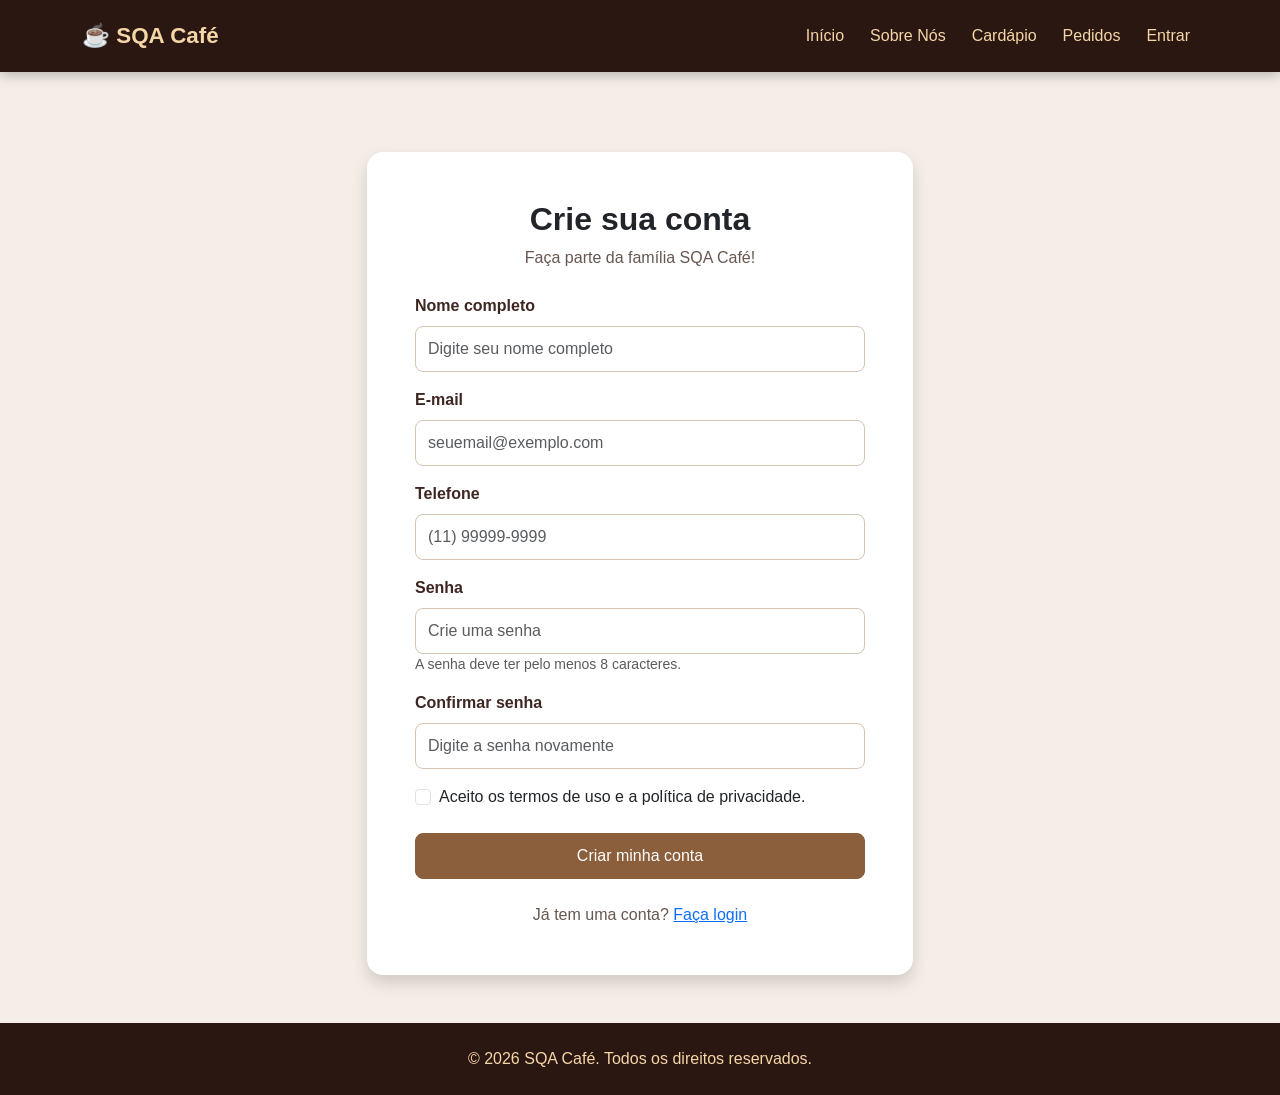
<file: src/main/resources/templates/criarconta.html>
```html
<!DOCTYPE html>
<html lang="pt-BR">

<head>
    <meta charset="UTF-8">
    <meta name="viewport" content="width=device-width, initial-scale=1.0">

    <title>SQA Café | Criar Conta</title>

    <link href="https://cdn.jsdelivr.net/npm/bootstrap@5.3.8/dist/css/bootstrap.min.css" rel="stylesheet">
    <link rel="stylesheet" href="../static/css/style.css">
</head>

<body>

    <nav class="navbar navbar-expand-lg navbar-dark fixed-top">
        <div class="container">
            <a class="navbar-brand" href="index.html">☕ SQA Café</a>

            <button class="navbar-toggler" type="button" data-bs-toggle="collapse" data-bs-target="#menuPrincipal"
                aria-controls="menuPrincipal" aria-expanded="false" aria-label="Abrir menu">
                <span class="navbar-toggler-icon"></span>
            </button>

            <div class="collapse navbar-collapse" id="menuPrincipal">
                <ul class="navbar-nav ms-auto">
                    <li class="nav-item">
                        <a class="nav-link" href="index.html">Início</a>
                    </li>
                    <li class="nav-item">
                        <a class="nav-link" href="sobre-nos.html">Sobre Nós</a>
                    </li>
                    <li class="nav-item">
                        <a class="nav-link" href="produtos.html">Cardápio</a>
                    </li>
                    <li class="nav-item">
                        <a class="nav-link" href="pedidos.html">Pedidos</a>
                    </li>
                    <li class="nav-item">
                        <a class="nav-link" href="login.html">Entrar</a>
                    </li>
                </ul>
            </div>
        </div>
    </nav>

    <main class="container py-5" style="margin-top: 80px;">

        <div class="row justify-content-center">
            <div class="col-12 col-md-8 col-lg-6">

                <div class="card shadow border-0 rounded-4">
                    <div class="card-body p-4 p-md-5">

                        <div class="text-center mb-4">
                            <h1 class="h2 fw-bold">Crie sua conta</h1>
                            <p>Faça parte da família SQA Café!</p>
                        </div>

                        <form id="formCriarConta">

                            <div class="mb-3">
                                <label for="nome" class="form-label">
                                    Nome completo
                                </label>
                                <input type="text" class="form-control" id="nome" name="nome"
                                    placeholder="Digite seu nome completo" autocomplete="name" required>
                            </div>

                            <div class="mb-3">
                                <label for="email" class="form-label">
                                    E-mail
                                </label>
                                <input type="email" class="form-control" id="email" name="email"
                                    placeholder="seuemail@exemplo.com" autocomplete="email" required>
                            </div>

                            <div class="mb-3">
                                <label for="telefone" class="form-label">
                                    Telefone
                                </label>
                                <input type="tel" class="form-control" id="telefone" name="telefone"
                                    placeholder="(11) 99999-9999" autocomplete="tel" required>
                            </div>

                            <div class="mb-3">
                                <label for="senha" class="form-label">
                                    Senha
                                </label>
                                <input type="password" class="form-control" id="senha" name="senha"
                                    placeholder="Crie uma senha" autocomplete="new-password" minlength="8" required>
                                <small class="form-text">
                                    A senha deve ter pelo menos 8 caracteres.
                                </small>
                            </div>

                            <div class="mb-3">
                                <label for="confirmarSenha" class="form-label">
                                    Confirmar senha
                                </label>
                                <input type="password" class="form-control" id="confirmarSenha" name="confirmarSenha"
                                    placeholder="Digite a senha novamente" autocomplete="new-password" minlength="8"
                                    required>
                            </div>

                            <div class="form-check mb-4">
                                <input class="form-check-input" type="checkbox" id="termos" required>
                                <label class="form-check-label" for="termos">
                                    Aceito os termos de uso e a política de
                                    privacidade.
                                </label>
                            </div>

                            <button type="submit" class="btn btn-primary w-100">
                                Criar minha conta
                            </button>

                            <div id="mensagem" class="mt-3" role="status" aria-live="polite"></div>

                        </form>

                        <div class="text-center mt-4">
                            <p class="mb-0">
                                Já tem uma conta?
                                <a href="login.html">Faça login</a>
                            </p>
                        </div>

                    </div>
                </div>

            </div>
        </div>

    </main>

    <footer class="text-center py-4">
        <p class="mb-0">
            &copy; 2026 SQA Café. Todos os direitos reservados.
        </p>
    </footer>

    <script src="https://cdn.jsdelivr.net/npm/bootstrap@5.3.8/dist/js/bootstrap.bundle.min.js"></script>

    <script>
        const formulario = document.getElementById("formCriarConta");
        const mensagem = document.getElementById("mensagem");

        formulario.addEventListener("submit", function (evento) {
            evento.preventDefault();

            const senha = document.getElementById("senha").value;
            const confirmarSenha =
                document.getElementById("confirmarSenha").value;

            if (senha !== confirmarSenha) {
                mensagem.className = "mt-3 text-danger";
                mensagem.textContent = "As senhas não são iguais.";
                return;
            }

            mensagem.className = "mt-3 text-success";
            mensagem.textContent =
                "Formulário validado! Para criar sua conta de verdade, é necessário conectar um sistema de cadastro.";

        });
    </script>

</body>

</html>
</file>
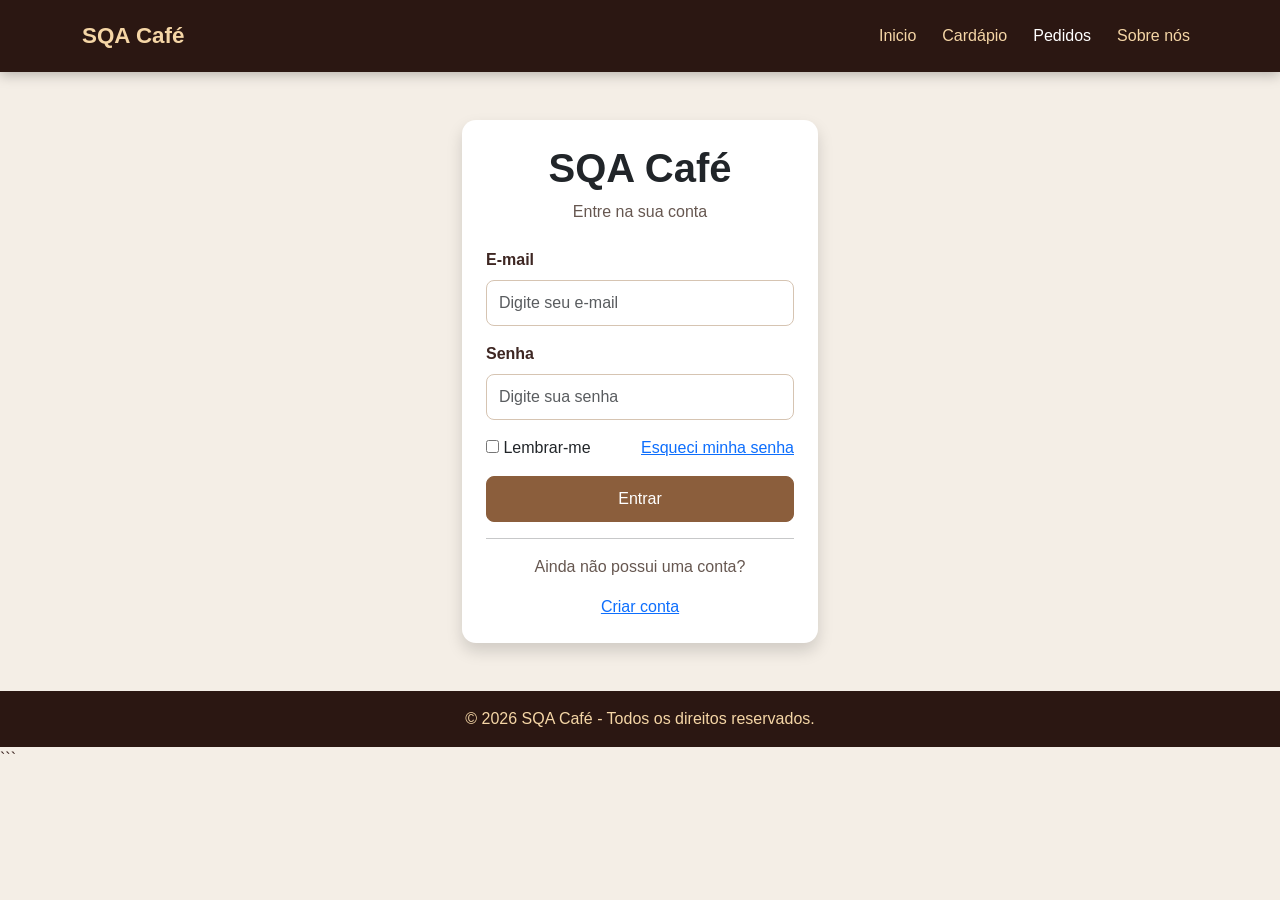
<file: src/main/resources/templates/login.html>
<!DOCTYPE html>
<html lang="pt-BR">
<head>
    <meta charset="UTF-8">
    <meta name="viewport" content="width=device-width, initial-scale=1.0">
    <title>SQA Café | Login</title>
    <link href="https://cdn.jsdelivr.net/npm/bootstrap@5.3.8/dist/css/bootstrap.min.css" rel="stylesheet">
    <link rel="stylesheet" href="../static/css/style.css">
</head>

<body>

<nav class="navbar navbar-expand-lg">
    <div class="container">

        <a class="navbar-brand fw-bold" href="index.html">SQA Café</a>

        <button class="navbar-toggler" type="button" data-bs-toggle="collapse" data-bs-target="#menu">
            <span class="navbar-toggler-icon"></span>
        </button>

        <div class="collapse navbar-collapse" id="menu">
            <ul class="navbar-nav ms-auto">

                  <li class="nav-item">
                        <a class="nav-link" href="index.html">Inicio</a>
                    </li>
                    <li class="nav-item">
                        <a class="nav-link" href="produtos.html">Cardápio</a>
                    </li>

                     <li class="nav-item">
                        <a class="nav-link active" href="pedidos.html">Pedidos</a>
                    </li>

                    <li class="nav-item">
                        <a class="nav-link" href="administrativo.html">Sobre nós</a>
                    </li>


            </ul>
        </div>
    </div>
</nav>

<main class="container py-5">
    <div class="row justify-content-center">
        <div class="col-md-5 col-lg-4">

            <div class="card shadow border-0">
                <div class="card-body p-4">

                    <div class="text-center mb-4">
                        <h1 class="fw-bold">SQA Café</h1>
                        <p>Entre na sua conta</p>
                    </div>

                    <form>
                        <div class="mb-3">
                            <label for="email" class="form-label">E-mail</label>
                            <input type="email" class="form-control" id="email" placeholder="Digite seu e-mail" required>
                        </div>

                        <div class="mb-3">
                            <label for="senha" class="form-label">Senha</label>
                            <input type="password" class="form-control" id="senha" placeholder="Digite sua senha" required>
                        </div>

                        <div class="d-flex justify-content-between mb-3">
                            <div>
                                <input type="checkbox" id="lembrar">
                                <label for="lembrar">Lembrar-me</label>
                            </div>

                            <a href="#">Esqueci minha senha</a>
                        </div>

                        <button type="submit" class="btn w-100">
                            Entrar
                        </button>
                    </form>

                    <hr>

                    <div class="text-center">
                        <p>Ainda não possui uma conta?</p>
                        <a href="criarconta.html">
                            Criar conta
                        </a>
                    </div>

                </div>
            </div>

        </div>
    </div>
</main>

<footer class="text-center py-3">
    <p>© 2026 SQA Café - Todos os direitos reservados.</p>
</footer>

<script src="https://cdn.jsdelivr.net/npm/bootstrap@5.3.8/dist/js/bootstrap.bundle.min.js"></script>

</body>
</html>
```
</file>
<file: src/main/resources/static/css/style.css>
* {
    box-sizing: border-box;
}

html {
    scroll-behavior: smooth;
}

body {
    margin: 0;
    font-family: Arial, sans-serif;
    background-color: #f4eee6;
    color: #3e2723;
}

.navbar {
    background-color: #2b1712 ;
    padding: 14px 0;
    box-shadow: 0 3px 12px rgba(0, 0, 0, 0.25);
}

.navbar-brand {
    color: #f5d6a6;
    font-size: 1.4rem;
    font-weight: bold;
}

.navbar .nav-link {
    color: #f5d6a6;
    margin-left: 10px;
    transition: 0.3s;
}

.navbar .nav-link:hover,
.navbar .nav-link.active {
    color: #fff ;
}

.navbar-toggler {
    border-color: #f5d6a6;
}

.navbar-toggler-icon {
    filter: brightness(0) invert(1);
}

.carousel-item img {
    height: 600px;
    object-fit: cover;
    filter: brightness(55%);
}

.carousel-caption {
    bottom: 25%;
}

.carousel-caption h1 {
    color: #fff;
    font-size: 2.8rem;
    font-weight: bold;
    text-shadow: 2px 2px 6px #000;
}

.carousel-caption p {
    color: #f5d6a6;
    font-size: 1.1rem;
    font-weight: bold;
    text-shadow: 1px 1px 3px #000;
}

.carousel-control-prev-icon,
.carousel-control-next-icon {
    filter: brightness(0) invert(1);
}

section {
    padding: 70px 0;
    scroll-margin-top: 80px;
}

section h2 {
    color: #3e2723;
    font-weight: bold;
    margin-bottom: 20px;
}

section p {
    color: #5f514a;
}

.btn {
    border-radius: 8px;
    padding: 10px 22px;
    transition: 0.3s;
}

.btn-primary,
.btn {
    background-color: #8b5e3c;
    border-color: #8b5e3c;
    color: #fff;
}

.btn-primary:hover,
.btn:hover {
    background-color: #6f472d;
    border-color: #6f472d;
    color: #fff;
    transform: translateY(-2px);
}

.card {
    height: 100%;
    border: none;
    border-radius: 14px;
    background-color: #fff;
    overflow: hidden;
    box-shadow: 0 4px 15px rgba(62, 39, 35, 0.10);
    transition: 0.3s;
}

.card:hover {
    transform: translateY(-7px);
    box-shadow: 0 10px 25px rgba(62, 39, 35, 0.18);
}

.card img {
    width: 100%;
    height: 220px;
    object-fit: cover;
}

.card-body {
    padding: 22px;
}

.card h3,
.card h4,
.card h5 {
    color: #6f472d;
    font-weight: bold;
}

.card p {
    color: #665750;
}

.card strong {
    color: #8b5e3c;
    font-size: 1.1rem;
}

img {
    max-width: 100%;
}

.rounded {
    border-radius: 14px ;
}

footer {
    background-color: #2b1712;
    padding: 22px 0;
}

footer p {
    color: #f5d6a6;
    margin: 0;
}

.form-control,
.form-select {
    border: 1px solid #d6c4b2;
    border-radius: 8px;
    padding: 10px 12px;
    background-color: #fff;
}

.form-control:focus,
.form-select:focus {
    border-color: #8b5e3c;
    box-shadow: 0 0 0 0.2rem rgba(139, 94, 60, 0.2);
}

.form-label {
    color: #3e2723;
    font-weight: bold;
}

.table {
    background-color: #fff;
    border-radius: 10px;
    overflow: hidden;
}

.table th {
    background-color: #3e2723;
    color: #f5d6a6;
}

.table td {
    color: #4d3b34;
}

.badge {
    background-color: #8b5e3c ;
}

.alert {
    border-radius: 10px;
}

@media (max-width: 768px) {
    .navbar {
        padding: 10px 0;
    }

    .navbar .nav-link {
        margin-left: 0;
        padding: 10px 0;
    }

    .carousel-item img {
        height: 450px;
    }

    .carousel-caption {
        bottom: 15%;
    }

    .carousel-caption h1 {
        font-size: 1.8rem;
    }

    .carousel-caption p {
        font-size: 0.9rem;
    }

    section {
        padding: 50px 0;
    }

    .card img {
        height: 200px;
    }
}

@media (max-width: 576px) {
    .carousel-item img {
        height: 400px;
    }

    .carousel-caption h1 {
        font-size: 1.5rem;
    }

    .carousel-caption p {
        font-size: 0.8rem;
    }
}
</file>
